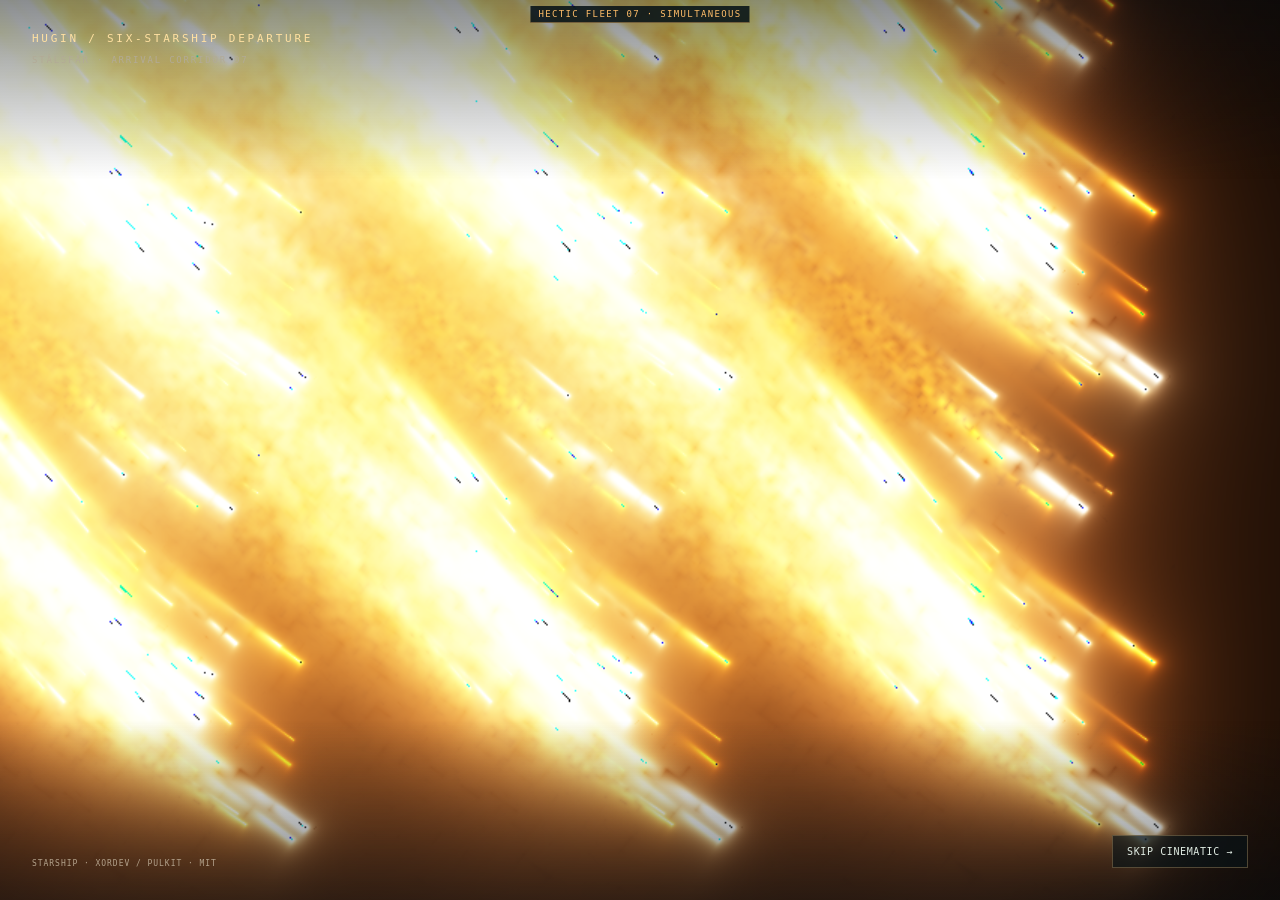
<file: landing/index.html>
<!doctype html>
<html lang="en"><head><meta charset="utf-8"><meta name="viewport" content="width=device-width,initial-scale=1,viewport-fit=cover"><meta name="theme-color" content="#060e14"><title>HECTIC FLEET 07 · Six Down</title><link rel="manifest" href="./manifest.webmanifest"><link rel="icon" href="./icons/icon-192.png"><link rel="apple-touch-icon" href="./icons/icon-180.png"><meta name="apple-mobile-web-app-capable" content="yes"><meta name="apple-mobile-web-app-status-bar-style" content="black-translucent"><meta name="apple-mobile-web-app-title" content="Six Down"><link rel="stylesheet" href="./style.css?v=hectic07"></head><body>
<canvas tabindex="0" aria-label="HUGIN landing field. Hold Space, W or up arrow to thrust; release to cut. Esc pauses; A and D or arrows rotate. Select a landing site with 1 to 7. L deploys legs."></canvas>
<script type="module">
import './pwa.js';
import {runLandingIntro} from './lander.js?v=intros08';
const canvas=document.querySelector('canvas');
let recoveryAbort;

async function begin(){
 recoveryAbort?.abort();
 document.querySelector('.summary')?.remove();
 const params=new URLSearchParams(location.search);
 document.title=params.get('mode')==='classic'?'CLASSIC · Six Down':'HECTIC FLEET 07 · Six Down';
 const result=await runLandingIntro(canvas,{seed:params.get('seed')||(params.get('mode')!=='classic'?crypto.getRandomValues(new Uint32Array(1))[0]:20260907),mode:params.get('mode')||'fleet',entries:6});
 const panel=document.createElement('main');panel.className='summary';
 const celebration=result.status==='completed'&&result.survivors>=3;
 panel.classList.toggle('has-recovery',celebration);
 // Only controlled labels and numeric simulation values enter markup.
 panel.innerHTML=`${celebration?'<div class="recovery-stage" aria-label="Animated HUGIN cargo recovery, fixed isometric view"><span class="recovery-status eyebrow">ASSEMBLING HUGIN VIEW…</span></div>':''}<section class="report"><span class="eyebrow">STÅLSFÄR / RECOVERY REPORT</span><span class="grade">${result.grade}</span><h1>${result.status==='skipped'?'Arrival bypassed.':result.reconstructionUnlocked?'A beginning, secured.':celebration?'A foothold, secured.':'The ground remembers.'}</h1><p>${result.status==='skipped'?'Your default starting resources are ready.':`${result.survivors} of 6 boosters recovered. ${result.reconstructionUnlocked?'Launcher reconstruction unlocked.':'Recover at least 5 to unlock launcher reconstruction.'}`}</p><div class="resources">${Object.entries(result.resources).map(([k,v])=>`<div>${k.toUpperCase()}<b>${v}</b></div>`).join('')}</div><table><thead><tr><th>ENTRY</th><th>SITE</th><th>OUTCOME</th><th>CONTACT REPORT</th></tr></thead><tbody>${result.landings.map(r=>`<tr><td>H-${String(r.index+1).padStart(2,'0')}</td><td>${r.padId==null?'UNASSIGNED':`SEC ${String(r.padId+1).padStart(2,'0')}`}</td><td class="outcome-${r.outcome}">${r.outcome.toUpperCase()}</td><td>${r.verdict}</td></tr>`).join('')}</tbody></table><p>Assists used: ${result.assistsUsed.join(', ')||'none'}.</p><button class="primary" id="again">FLY AGAIN <span>↗</span></button><details><summary>HOST GAME HANDOFF / JSON</summary><pre></pre></details><p class="muted">Model by <a href="https://jelaludo.github.io/SentryTowers_A6/">jelaludo</a> · Six-booster 2D proof of concept</p></section>`;
 panel.querySelector('pre').textContent=JSON.stringify(result,null,2);document.body.append(panel);panel.querySelector('#again').addEventListener('click',begin,{once:true});panel.querySelector('#again').focus();
 if(celebration){
  const controller=new AbortController();recoveryAbort=controller;
  import('./recovery.js').then(({mountRecovery})=>{if(!controller.signal.aborted)return mountRecovery(panel.querySelector('.recovery-stage'),controller.signal);}).catch(()=>{panel.querySelector('.recovery-status').textContent='HUGIN / RECOVERY SECURED';});
 }
}
begin();
</script></body></html>
</file>
<file: landing/style.css>
:root{color-scheme:dark;--ink:#dfebe2;--muted:#77998c;--line:#385549;--amber:#ffcb85;--green:#8de0b4;--bg:#060e14;font-family:ui-monospace,SFMono-Regular,Menlo,Consolas,monospace;color:var(--ink);background:var(--bg)}*{box-sizing:border-box}body{margin:0;overflow:hidden}button,a,input{-webkit-tap-highlight-color:transparent}button{font:inherit;color:inherit;border:1px solid var(--line);background:#0b191bd9;padding:10px 14px;cursor:pointer;letter-spacing:.06em;font-size:10px}button:hover{border-color:var(--amber);color:var(--amber);background:#21312c}button:focus-visible,a:focus-visible,input:focus-visible{outline:2px solid var(--amber);outline-offset:4px}button:active,.held{background:#3e4b36!important;color:var(--amber)}a{color:inherit;text-decoration:none}canvas{position:fixed;inset:0;width:100%;height:100%;display:block;outline:none}.cockpit{position:fixed;inset:0;pointer-events:none}.cockpit button,.cockpit a,.cockpit input,.assists-panel{pointer-events:auto}.masthead{position:absolute;left:32px;right:32px;top:25px;display:flex;align-items:center;gap:40px;padding-bottom:22px;border-bottom:1px solid #38554988}.wordmark{font-size:22px;letter-spacing:.15em;font-weight:800}.wordmark span{display:block;font-size:8px;letter-spacing:.32em;margin-top:6px;color:var(--muted);font-weight:400}.run-id{font-size:10px;line-height:1.8;letter-spacing:.12em}.run-id span{font-size:8px;color:var(--muted)}.header-actions{margin-left:auto;display:flex;gap:8px}.header-actions button{border-color:#38554966;background:transparent}.mission{position:absolute;left:32px;right:32px;top:110px;display:flex;gap:26px;align-items:center}.eyebrow{font-size:9px;letter-spacing:.16em;color:var(--muted);display:block}.mission strong{font-size:30px;font-weight:400;letter-spacing:-.06em;display:block;margin-top:5px}.mission-detail{border-left:1px solid var(--line);padding-left:26px;font-size:10px;line-height:2.1}.mission-detail>.eyebrow{color:var(--amber)}.mission-end{margin-left:auto;text-align:right;font-size:22px}.mission-end .eyebrow{margin-bottom:9px}.site-note{position:absolute;left:32px;top:205px;font-size:9px;letter-spacing:.14em;color:#aac9b5}.site-sub{display:block;color:var(--muted);font-size:8px;margin-top:8px;margin-left:13px}.dot{display:inline-block;width:5px;height:5px;background:var(--green);border-radius:50%;margin-right:8px}.start-card,.pause-card,.skip-card{position:absolute;top:46%;left:50%;transform:translate(-50%,-50%);width:400px;padding:29px 32px;background:#08151cf2;border:1px solid #58766777;box-shadow:0 25px 100px #0008;pointer-events:auto}.start-card h1{font-family:system-ui,sans-serif;font-size:61px;line-height:1;letter-spacing:-.055em;margin:19px 0;color:#e8ede2;font-weight:650}.start-card h1 span{display:block;font-size:24px;letter-spacing:-.025em;color:var(--amber);font-weight:400;margin-top:12px}.start-card p,.pause-card p,.skip-card p{font-family:system-ui,sans-serif;font-size:13px;line-height:1.7;color:#9fb6aa}.start-instructions{display:flex;gap:17px;font-size:8px;margin:23px 0;color:#b9c6b7;align-items:center}kbd{border:1px solid #385549;padding:3px 4px;border-radius:2px;font:inherit;font-size:9px;color:#aec5b5;margin-right:4px}.primary{width:100%;background:var(--amber);border-color:var(--amber);color:#15231e;font-size:11px;font-weight:bold;padding:16px;display:flex;justify-content:space-between}.primary:hover{background:#ffe0ac;color:#10201a}.start-card>small{display:block;font-size:8px;line-height:1.7;text-align:center;color:var(--muted);margin-top:14px}.flight-deck{position:absolute;bottom:0;left:0;right:0;padding:0 32px 14px;background:linear-gradient(transparent,#071217 25%,#071217);pointer-events:none}.verdict-row{display:flex;justify-content:space-between;align-items:center;border-bottom:1px solid var(--line);padding:12px 0;margin-bottom:11px;gap:15px}.verdict-row>.eyebrow{color:var(--amber);font-size:10px;letter-spacing:.09em}.verdict-row>span:last-child{font-size:9px;color:var(--muted);white-space:nowrap}.verdict-row b{color:var(--green)}.target-head{font-size:8px;letter-spacing:.12em;display:flex;justify-content:space-between;margin-bottom:8px;color:#bad1bc}.muted{color:var(--muted)}.pad-list{display:grid;grid-template-columns:repeat(7,1fr);gap:7px}.pad-list button{text-align:left;padding:10px 11px;background:#0c1b1ee6;border-color:#38554966;letter-spacing:0}.pad-list .selected{border-color:var(--amber);background:#38372755}.pad-title{display:block;font-size:9px;white-space:nowrap}.pad-title b{color:var(--amber);margin-right:8px;font-weight:400}.pad-meta{display:block;font-size:8px;color:var(--muted);margin:7px 0}.pad-list small{display:block;font-size:7px;color:var(--green);letter-spacing:.04em}.pad-list [data-feasibility="occupied"] small,.pad-list [data-feasibility="slope"] small{color:#f18b7b}.pad-list [data-feasibility="low"] small,.pad-list [data-feasibility="marginal"] small{color:var(--amber)}.instruments{display:grid;grid-template-columns:1fr 1fr 1fr 1.3fr 1.3fr;margin-top:14px;padding-bottom:14px;border-bottom:1px solid var(--line)}.instrument{border-right:1px solid #38554977;padding:0 22px;position:relative}.instrument:first-child{padding-left:0}.instrument:last-child{border-right:0}.instrument>strong{display:block;font-size:32px;font-weight:400;letter-spacing:-.06em;margin:5px 0 2px;font-variant-numeric:tabular-nums}.instrument>small{font-size:7px;color:var(--muted);display:block;line-height:1.7;letter-spacing:.09em}.instrument .small{font-size:18px;margin:10px 0 6px;letter-spacing:-.04em}.fuel strong{color:var(--amber)}.meter{height:2px;background:#2e4237;margin-top:8px;overflow:hidden}.meter i{height:100%;background:var(--amber);display:block;width:0}.control-strip{display:flex;justify-content:space-between;gap:15px;margin-top:14px;font-size:7px;color:var(--muted);letter-spacing:.07em}.control-strip kbd{font-size:7px;margin-left:8px}.control-strip kbd:first-child{margin-left:0}.touch-controls{display:none}.assists-panel{position:absolute;right:32px;top:85px;z-index:4;padding:22px;background:#0a191cf5;border:1px solid var(--line);font-size:11px;width:240px;box-shadow:0 15px 50px #0007}.assists-panel h3{font-size:11px;color:var(--amber);margin-top:0}.assists-panel label{display:flex;gap:10px;align-items:center;margin-top:13px}.assists-panel input{accent-color:var(--amber)}.assists-panel p{font-size:9px;line-height:1.8;color:var(--muted)}.sr-only{position:absolute;width:1px;height:1px;padding:0;margin:-1px;overflow:hidden;clip:rect(0,0,0,0);white-space:nowrap;border:0}[hidden]{display:none!important}.high-contrast{--muted:#b1ccbe;--line:#91b5a1;--ink:#fff}.summary{position:fixed;inset:0;overflow:auto;background:radial-gradient(ellipse at top,#193936,#060e14 80%);padding:50px max(24px,calc((100vw - 920px)/2));}.summary h1{font:500 52px/1.1 system-ui,sans-serif;letter-spacing:-.05em;margin:16px 0}.summary p{font:14px/1.7 system-ui,sans-serif;color:#a8bdb0}.summary .grade{font:80px system-ui;color:var(--amber);float:right}.summary .resources{display:grid;grid-template-columns:repeat(4,1fr);gap:10px;margin:30px 0}.resources div{border-top:1px solid var(--line);padding-top:15px;font-size:10px;color:var(--muted)}.resources b{display:block;font-size:27px;color:var(--ink);font-weight:400;margin-top:10px}.summary table{border-collapse:collapse;width:100%;font-size:10px;margin:25px 0}.summary td,.summary th{text-align:left;padding:13px 8px;border-bottom:1px solid #38554988}.summary th{font-weight:400;color:var(--muted);font-size:8px}.summary .primary{max-width:300px}.summary details{font-size:10px;margin:25px 0;color:var(--muted)}.summary pre{white-space:pre-wrap;max-height:280px;overflow:auto}.summary .outcome-perfect{color:var(--green)}.summary .outcome-hard{color:var(--amber)}.summary .outcome-wreck{color:#f18b7b}
@media(pointer:coarse){.touch-controls{display:flex;gap:8px;margin-top:12px;pointer-events:auto}.touch-controls button{min-height:48px;touch-action:none;flex:1}.touch-controls [data-hold="thrust"]{flex:2;color:var(--amber);border-color:var(--amber)}.control-strip>span:first-child{display:none}.control-strip{margin-top:7px;justify-content:flex-end}}
@media(max-width:700px){.masthead{left:16px;right:16px;top:16px;gap:10px;padding-bottom:14px}.wordmark{font-size:16px}.wordmark span{font-size:6px}.run-id{display:none}.header-actions{gap:4px}.header-actions button{padding:9px 7px;font-size:8px}.header-actions button span{display:none}.mission{top:87px;left:16px;right:16px;gap:15px}.mission strong{font-size:24px}.mission-detail{padding-left:15px;font-size:8px}.mission-detail .eyebrow{font-size:7px}.mission-end{font-size:17px}.mission-end .eyebrow{font-size:7px}.site-note{top:150px;left:16px;font-size:7px}.site-sub{font-size:6px}.flight-deck{padding:0 12px 10px}.verdict-row>.eyebrow{font-size:8px;line-height:1.6}.verdict-row>span:last-child{font-size:7px}.pad-list{display:flex;overflow-x:auto;pointer-events:auto;scrollbar-width:thin;padding-bottom:4px}.pad-list button{min-width:100px;padding:8px}.pad-meta{margin:5px 0}.target-head{font-size:7px}.instrument{padding:0 9px}.instruments{grid-template-columns:repeat(4,1fr);margin-top:10px;padding-bottom:9px}.instrument>strong{font-size:23px}.instrument .eyebrow{font-size:7px;letter-spacing:.03em}.instrument>small{font-size:6px}.instrument.secondary{grid-column:1/-1;border:0;padding:8px 0 0;display:flex;align-items:center;gap:12px}.instrument.secondary>.eyebrow{display:none}.instrument.secondary .small{font-size:11px;margin:0}.instrument.secondary small{font-size:7px}.start-card{width:min(350px,calc(100vw - 32px));padding:22px;top:41%}.start-card h1{font-size:49px;margin:14px 0}.start-card h1 span{font-size:21px}.start-card p{font-size:12px}.start-instructions{margin:17px 0;font-size:7px;gap:12px}.start-card>small{font-size:7px;margin-top:9px}.pause-card,.skip-card{width:calc(100vw - 40px);top:40%}.control-strip{font-size:6px}.control-strip>span:first-child{display:none}.touch-controls{display:flex;gap:5px;margin-top:9px;pointer-events:auto}.touch-controls button{padding:12px 6px;min-height:45px;flex:1;touch-action:none;font-size:9px}.touch-controls [data-hold="thrust"]{flex:2;color:var(--amber);border-color:var(--amber)}.summary{padding:30px 18px}.summary h1{font-size:35px}.summary .grade{font-size:55px}.summary td,.summary th{padding:10px 3px;font-size:8px}.summary td:last-child{max-width:160px}.summary .resources{gap:5px}.resources div{font-size:8px}.assists-panel{right:16px;top:70px}}
@media(max-height:680px) and (min-width:701px){.start-card{top:40%;padding:16px 25px}.start-card h1{font-size:40px}.start-card p{margin:8px 0}.start-instructions{margin:12px 0}.start-card>small{display:none}.site-note{display:none}.mission{top:95px}.instrument>strong{font-size:24px}.pad-list button{padding:7px}.flight-deck{padding-bottom:8px}.masthead{top:15px}}
/* Arrival presentation and the revised controls splash. */
.cinematic-plate{position:absolute;inset:0;pointer-events:none;padding:32px;background:linear-gradient(#050b1077,transparent 20%,transparent 80%,#050b1088)}
.cinematic-plate .eyebrow{color:#ffe0a1;font-size:11px;letter-spacing:.25em}.cinematic-subtitle{display:block;font-size:9px;letter-spacing:.2em;color:#b2aa96;margin-top:10px}.cinematic-plate button{position:absolute;right:32px;bottom:32px;background:#071217aa;border-color:#b79a6966;pointer-events:auto}.is-cinematic>.masthead,.is-cinematic>.mission,.is-cinematic>.site-note,.is-cinematic>.flight-deck{visibility:hidden}.is-cinematic .pause-card{z-index:5}.start-card{width:470px;top:43%;padding:25px 30px}.start-card h1{font-size:53px;margin:15px 0}.start-instructions{display:grid;grid-template-columns:1fr 1fr;gap:16px 20px;margin:20px 0}.start-instructions>span{display:grid;grid-template-columns:1fr;justify-items:start;gap:5px}.start-instructions kbd{font-size:11px;color:var(--amber);padding:5px 8px}.start-instructions b{font-size:9px;font-weight:400;letter-spacing:.06em}.start-instructions small{font:10px system-ui,sans-serif;color:var(--muted)}
@media(max-width:700px){.start-card{width:calc(100vw - 32px);top:40%;padding:18px 22px}.start-card h1{font-size:40px}.start-card h1 span{font-size:19px}.start-card p{font-size:11px;margin:9px 0}.start-instructions{gap:10px 12px;margin:14px 0}.start-instructions kbd{font-size:9px;padding:3px 6px}.start-instructions b{font-size:8px}.start-instructions small{font-size:9px}.cinematic-plate{padding:22px}.cinematic-plate .eyebrow{font-size:9px}.cinematic-subtitle{font-size:7px}.cinematic-plate button{bottom:24px;right:22px}.start-card>small{font-size:7px}}
@media(max-height:740px){.start-card{top:42%;padding:16px 22px}.start-card h1{font-size:34px;margin:8px 0}.start-card h1 span{font-size:18px;margin-top:8px}.start-instructions{gap:8px;margin:12px 0}.start-card p{margin:8px 0}.start-card>small{display:none}}
.instrument>strong{white-space:nowrap}
@media(max-width:700px){.instrument>[data-read="drift"]{font-size:19px}.start-card{top:38.5%}}
.launch-plume{pointer-events:none;background:#000}
.shader-credit{position:absolute;left:32px;bottom:32px;font-size:8px;letter-spacing:.12em;color:#b3a28c;pointer-events:auto}
@media(max-width:700px){.shader-credit{left:22px;bottom:75px;font-size:7px}}

/* Recovery report leaves the majority of the screen to the HUGIN cycle. */
.summary{padding:28px;display:grid;align-items:center;justify-items:center}
.summary .report{width:min(100%,560px);position:relative;z-index:1}
.summary h1{font-size:34px;margin:12px 0}.summary p{font-size:12px;line-height:1.5;margin:10px 0}
.summary .grade{font-size:48px}.summary .resources{gap:12px;margin:18px 0}.summary .resources div{padding-top:8px;font-size:8px}.summary .resources b{font-size:23px;margin-top:5px}
.summary table{margin:16px 0;font-size:9px}.summary td,.summary th{padding:8px 4px}.summary details{margin:15px 0;font-size:9px}.summary .primary{padding:12px}
.summary.has-recovery{grid-template-columns:minmax(0,1.65fr) minmax(370px,1fr);gap:28px;background:radial-gradient(ellipse at 30% 50%,#1b3437,#060e14 75%)}
.recovery-stage{position:relative;width:100%;height:calc(100vh - 56px);min-height:420px;align-self:stretch}
.recovery-stage canvas{position:absolute;width:100%;height:100%;inset:0}
.recovery-status{position:absolute;left:24px;bottom:24px;color:var(--amber)}
.has-recovery .report{padding:22px;background:#061116b3;border-left:1px solid #38554966}
@media(max-width:800px){.summary{padding:20px 16px}.summary.has-recovery{display:flex;flex-direction:column;gap:10px;align-items:stretch}.recovery-stage{height:48vh;min-height:300px;flex-shrink:0}.has-recovery .report{width:100%;max-width:none;padding:12px 0;border-left:0;border-top:1px solid #38554966}.summary h1{font-size:29px}.summary td,.summary th{font-size:8px}.recovery-status{left:0;bottom:8px}}
.mode-picker{display:flex;gap:8px;margin:16px 0}.mode-picker a{flex:1;border:1px solid var(--line);padding:9px;font-size:8px;line-height:1.5}.mode-picker a:hover{color:var(--amber);border-color:var(--amber)}.start-card .mode-description{font-size:11px}.start-card{max-height:90vh;overflow:auto}
.crt-alert,.takeover-card{color:#ffab47;background:repeating-linear-gradient(0deg,#201109e8 0px,#201109e8 2px,#341a0cf5 3px,#341a0cf5 4px);border:1px solid #ff9b4266;text-shadow:0 0 9px #ff791b77;font-family:ui-monospace,monospace}
.crt-alert{position:absolute;top:27%;left:50%;transform:translateX(-50%);padding:16px 24px;text-align:center;max-width:90%;width:430px}.crt-alert strong{display:block;font-size:20px;letter-spacing:.08em}.crt-alert span{display:block;font-size:13px;letter-spacing:.3em;margin-top:9px}
.takeover-card{position:absolute;top:23%;right:25px;width:330px;padding:20px;pointer-events:auto}.takeover-card strong{font-size:16px}.takeover-card p{font-size:11px;line-height:1.8}.takeover-card button{color:#ffb75e;border-color:#b87939;margin-right:5px}
.fleet-status{position:absolute;left:32px;right:32px;top:175px;display:flex;gap:8px}.fleet-status span{padding:5px 9px;font-size:8px;color:var(--muted);background:#061116c9;border-top:1px solid var(--line)}.fleet-status b{display:block;font-weight:400;margin-top:5px}.fleet-status .manual{color:var(--amber);border-color:var(--amber)}
.cockpit:has(.fleet-status:not([hidden])) .site-note{display:none}
@media(max-width:700px){.fleet-status{top:143px;left:16px;right:16px;gap:3px}.fleet-status span{flex:1;padding:4px;font-size:7px}.crt-alert{top:25%;padding:12px;width:310px}.crt-alert strong{font-size:15px}.takeover-card{top:24%;right:16px;width:calc(100% - 32px)}.mode-picker{margin:10px 0}.start-card{top:48%}}
.build-badge{position:absolute;top:6px;left:50%;transform:translateX(-50%);font-size:9px;letter-spacing:.15em;color:#ffbd69;white-space:nowrap;border-bottom:1px solid #ffbd6966;padding:3px 8px;background:#061116de;z-index:6}
@media(max-width:700px){.build-badge{font-size:7px;top:2px}}
.pad-title b{margin-right:0}.pad-meta{white-space:nowrap;font-variant-numeric:tabular-nums;font-size:8px}.pad-dimensions{display:block;font-size:8px;color:var(--muted);margin:5px 0 8px}.pad-list button{min-width:0}.is-observing .flight-deck{visibility:hidden;pointer-events:none}.is-observing .site-note{display:none}
@media(max-width:700px){.pad-list button{min-width:135px}.pad-meta{font-size:8px}.pad-dimensions{font-size:7px}.pad-title{font-size:9px}}
@media(min-width:701px) and (max-width:1100px){.pad-list{display:flex;overflow-x:auto;pointer-events:auto;padding-bottom:4px}.pad-list button{min-width:135px;flex:1}}
.pad-title,.pad-meta,.pad-dimensions{overflow:hidden;text-overflow:ellipsis}.fleet-status span{min-width:0}.fleet-status b{white-space:nowrap}
.start-card,.pause-card,.skip-card{z-index:8}
/* Viewport-contained briefing, including ultrawide/short browser windows. */
.start-card{top:50%;left:50%;transform:translate(-50%,-50%);width:min(540px,calc(100vw - 24px));max-height:calc(100dvh - 24px - env(safe-area-inset-top) - env(safe-area-inset-bottom));padding:0;overflow:hidden;display:grid;grid-template-rows:minmax(0,1fr) auto;background:#08151c}
.start-content{min-height:0;overflow-y:auto;overscroll-behavior:contain;padding:22px 26px 8px}.start-actions{padding:12px 26px 18px;border-top:1px solid var(--line);background:#08151c}.start-actions .primary{min-height:48px}.start-actions [data-install]{padding:5px 0;border:0;background:none;min-height:32px;margin-bottom:6px;color:var(--muted)}[data-install-help]{display:block;font-size:10px;line-height:1.5;margin-bottom:8px}.start-card>small{display:none}.thumb-controls,.touch-instructions{display:none}
@media(max-height:500px){.start-content{padding:12px 20px 0}.start-card h1{font-size:28px}.start-card h1 span{font-size:16px}.start-actions{padding:8px 20px}.start-actions [data-install]{position:absolute;right:22px;top:8px;z-index:1;background:#08151c}.start-content>.eyebrow{padding-right:85px}}
@media(pointer:coarse){
 canvas{touch-action:none}.cockpit{user-select:none;-webkit-user-select:none}.masthead{left:max(14px,env(safe-area-inset-left));right:max(14px,env(safe-area-inset-right));top:max(22px,env(safe-area-inset-top));padding-bottom:10px}.wordmark{font-size:16px}.run-id,.header-actions button span,.mission-detail,.mission-end,.site-note,.control-strip,.instrument.secondary,.instrument:nth-child(3),.target-head,.pad-list,.meter,.touch-controls,.start-instructions{display:none}.touch-instructions{display:block;font-size:12px!important;line-height:1.8!important}.header-actions button{min-width:44px;min-height:44px;font-size:9px}.mission{top:88px;left:16px;right:16px}.mission>div:first-child{display:flex;gap:12px;align-items:center}.mission strong{font-size:22px;margin:0}.fleet-status{top:125px;left:16px;right:16px}.fleet-status span{flex:1;padding:4px;font-size:7px}.fleet-status b{font-size:7px}.flight-deck{bottom:140px;padding:0 16px;background:linear-gradient(transparent,#071217cc)}.verdict-row{padding:6px 0;margin:0}.verdict-row>.eyebrow{font-size:8px}.instruments{grid-template-columns:repeat(3,1fr);margin-top:8px;padding-bottom:8px}.instrument{padding:0 10px}.instrument>strong{font-size:25px}.instrument .eyebrow{font-size:8px}.instrument>small{font-size:6px}.thumb-controls:not([hidden]){display:block;position:fixed;inset:0;pointer-events:none;z-index:3}.thumb-controls button{pointer-events:auto;touch-action:none}.thumb-boost{position:absolute;bottom:max(20px,env(safe-area-inset-bottom));right:max(20px,env(safe-area-inset-right));width:94px;height:94px;border-radius:50%;border:2px solid var(--amber);color:var(--amber);font-size:14px;background:#15241ced}.thumb-boost span{display:block;font-size:8px;margin-top:7px}.thumb-tools{position:absolute;bottom:max(30px,env(safe-area-inset-bottom));left:50%;transform:translateX(-50%);display:flex;flex-direction:column;gap:5px}.thumb-tools button{min-height:42px;font-size:8px}.steer-hint{position:absolute;bottom:60px;left:20px;font-size:8px;color:var(--muted);width:110px;line-height:1.7}.thumb-stick{position:fixed;width:104px;height:104px;border:1px solid #ffcb8588;border-radius:50%;transform:translate(-50%,-50%);background:#ffcb8510}.thumb-stick i{position:absolute;left:50%;top:50%;width:40px;height:40px;border-radius:50%;background:#ffcb8566;border:1px solid var(--amber);transform:translate(-50%,-50%)}.sectors-open .pad-list{display:flex;overflow-x:auto;pointer-events:auto;margin-top:8px}.sectors-open .pad-list button{min-width:135px}.sectors-open .target-head{display:flex;margin-top:8px}.crt-alert{top:24%;width:min(340px,calc(100% - 32px))}.takeover-card{top:22%;right:16px;width:min(340px,calc(100% - 32px));z-index:5}.takeover-card button{min-height:44px}.start-content{padding:18px 20px 8px}.start-card h1{font-size:38px}.start-actions{padding:10px 20px}.assists-panel{z-index:9;max-height:65dvh;overflow:auto}
}
@media(pointer:coarse) and (orientation:landscape){
 .masthead{top:max(12px,env(safe-area-inset-top));padding-bottom:0;border:0}.wordmark span,.mission,.fleet-status,.build-badge{display:none}.header-actions{gap:5px}.header-actions button{min-height:40px}.flight-deck{bottom:12px;left:26%;right:26%;padding:0 8px}.instruments{margin-top:4px}.instrument>strong{font-size:21px}.verdict-row>span:last-child{display:none}.verdict-row>.eyebrow{font-size:7px}.thumb-boost{bottom:22px;right:max(25px,env(safe-area-inset-right));width:86px;height:86px}.thumb-tools{left:auto;right:130px;bottom:24px;transform:none}.steer-hint{bottom:54px;left:max(30px,env(safe-area-inset-left))}.crt-alert{top:24%;padding:10px}.crt-alert strong{font-size:14px}.crt-alert span{font-size:10px}.sectors-open .pad-list{position:fixed;left:20%;right:20%;bottom:130px;background:#08151cf5}.sectors-open .target-head{display:none}
}
.cockpit[data-phase="ready"]>.mission,.cockpit[data-phase="ready"]>.flight-deck,.cockpit[data-phase="ready"]>.site-note,.cockpit[data-phase="ready"]>.fleet-status{visibility:hidden}
@media(pointer:coarse) and (orientation:landscape){.build-badge{display:block;font-size:7px;top:1px}}
</file>
